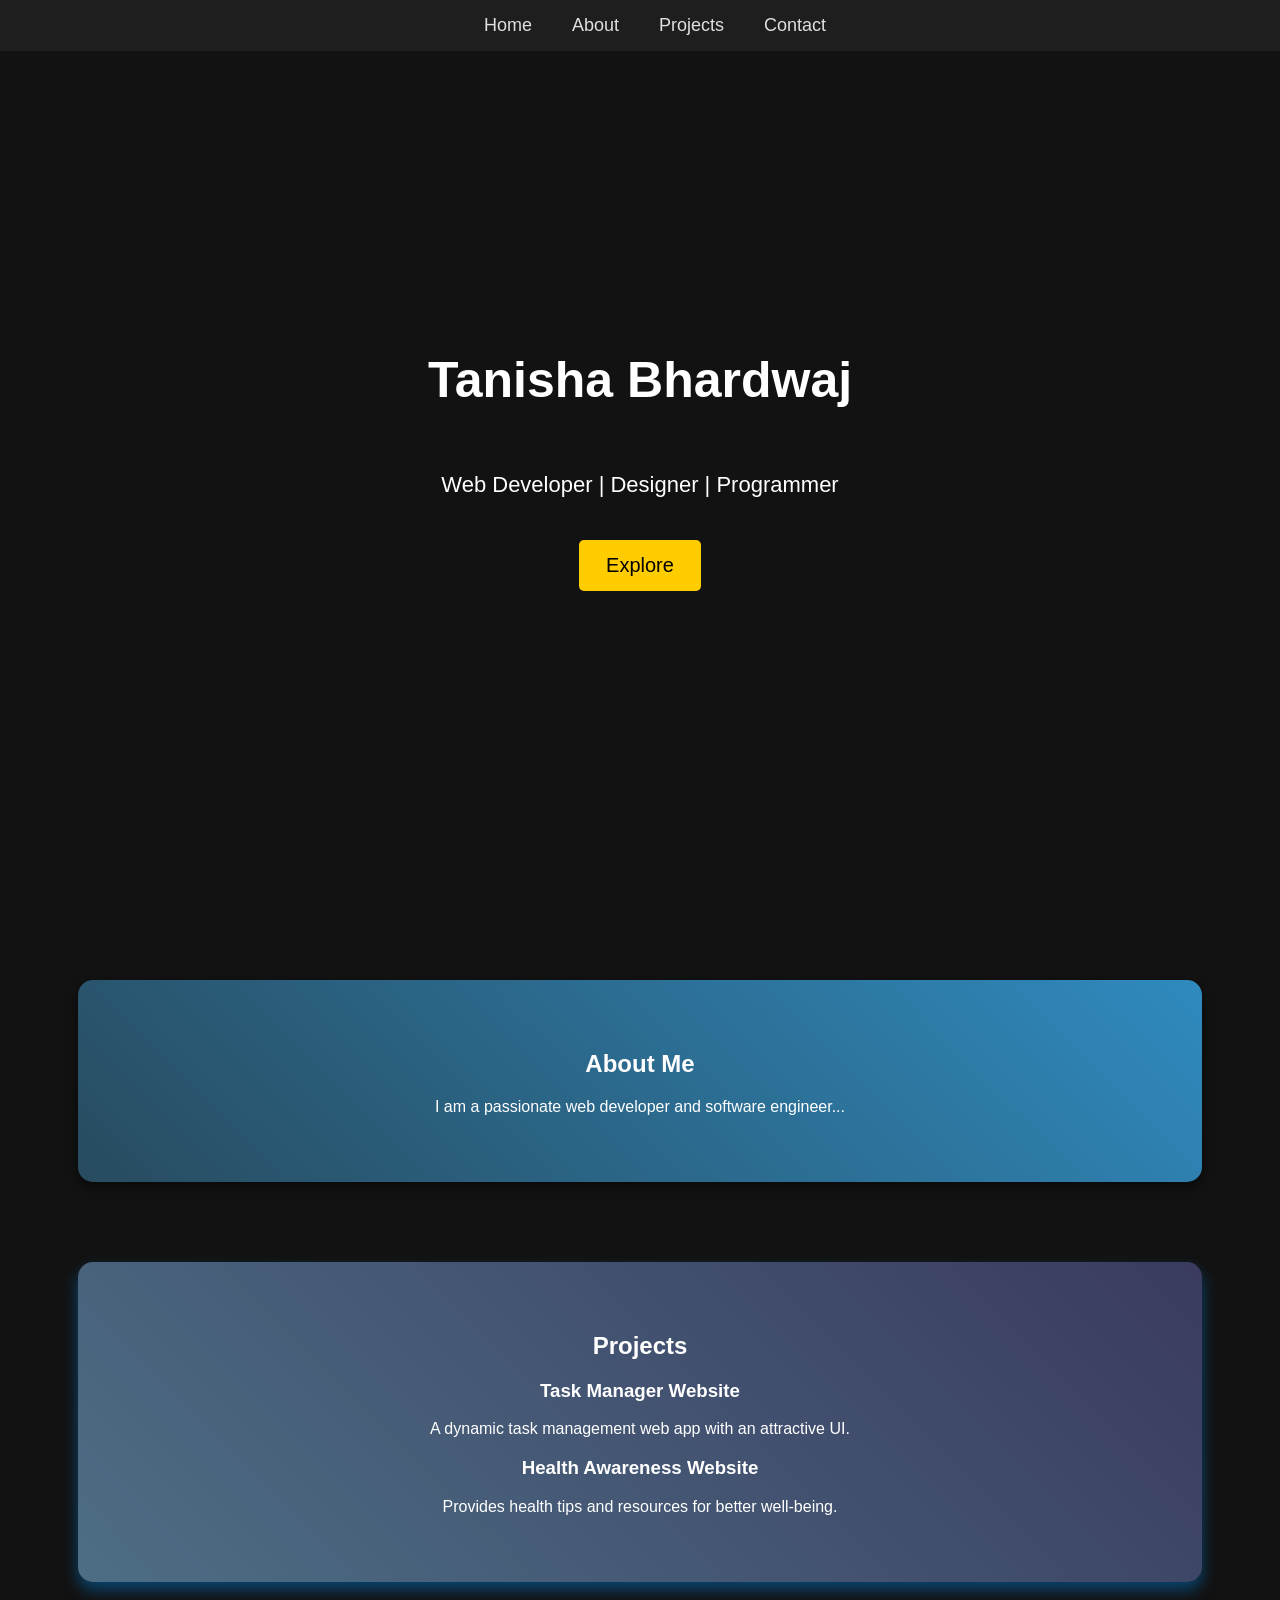
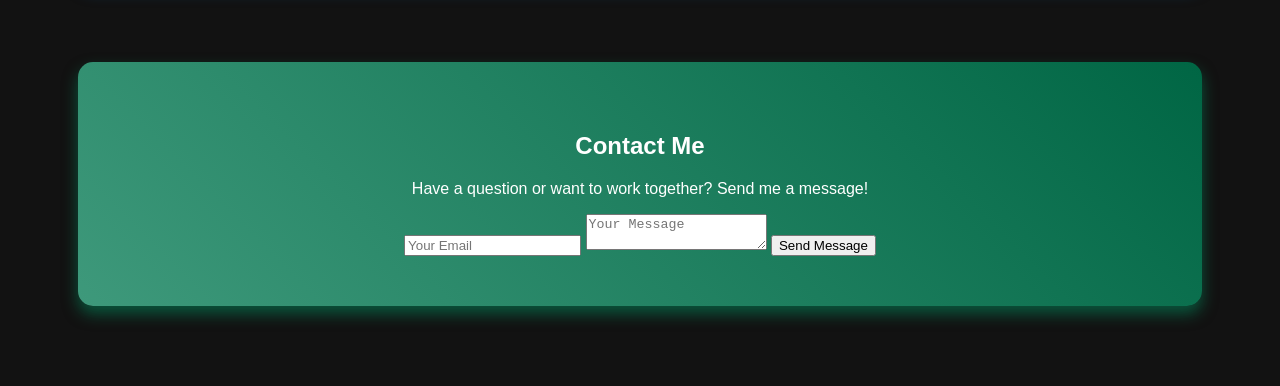
<file: index.html>
<!DOCTYPE html>
<html lang="en">
<head>
    <meta charset="UTF-8">
    <meta name="viewport" content="width=device-width, initial-scale=1.0">
    <title>Tanisha Bhardwaj | Portfolio</title>
    <link rel="stylesheet" href="style.css">
</head>
<body>

    <!-- Navigation -->
    <nav>
        <a href="#home">Home</a>
        <a href="#about">About</a>
        <a href="#projects">Projects</a>
        <a href="#contact">Contact</a>
    </nav>

    <!-- Home Section -->
    <section id="home" class="home">
        <h1 class="fade-in">Tanisha Bhardwaj</h1>
        <p class="slide-in">Web Developer | Designer | Programmer</p>
        <a href="#about" class="btn flip-btn">Explore</a>
    </section>

    <!-- About Section -->
    <section id="about" class="content fade-in">
        <h2>About Me</h2>
        <p>I am a passionate web developer and software engineer...</p>
    </section>

    <!-- Projects Section -->
    <section id="projects" class="content fade-in">
        <h2>Projects</h2>
        <div class="project slide-in">
            <h3>Task Manager Website</h3>
            <p>A dynamic task management web app with an attractive UI.</p>
        </div>
        <div class="project slide-in">
            <h3>Health Awareness Website</h3>
            <p>Provides health tips and resources for better well-being.</p>
        </div>
    </section>

    <!-- Contact Section -->
   
    <section id="contact" class="content">
        <h2>Contact Me</h2>
        <p>Have a question or want to work together? Send me a message!</p>
        <form class="contact-form">
            <input type="email" placeholder="Your Email" required>
            <textarea placeholder="Your Message" required></textarea>
            <button type="submit">Send Message</button>
        </form>
    </section>
    
    <script>
        // Button Flip Effect
        document.querySelectorAll('.flip-btn').forEach(button => {
            button.addEventListener('click', function() {
                this.classList.toggle('flipped');
            });
        });
    </script>

</body>
</html>
</file>
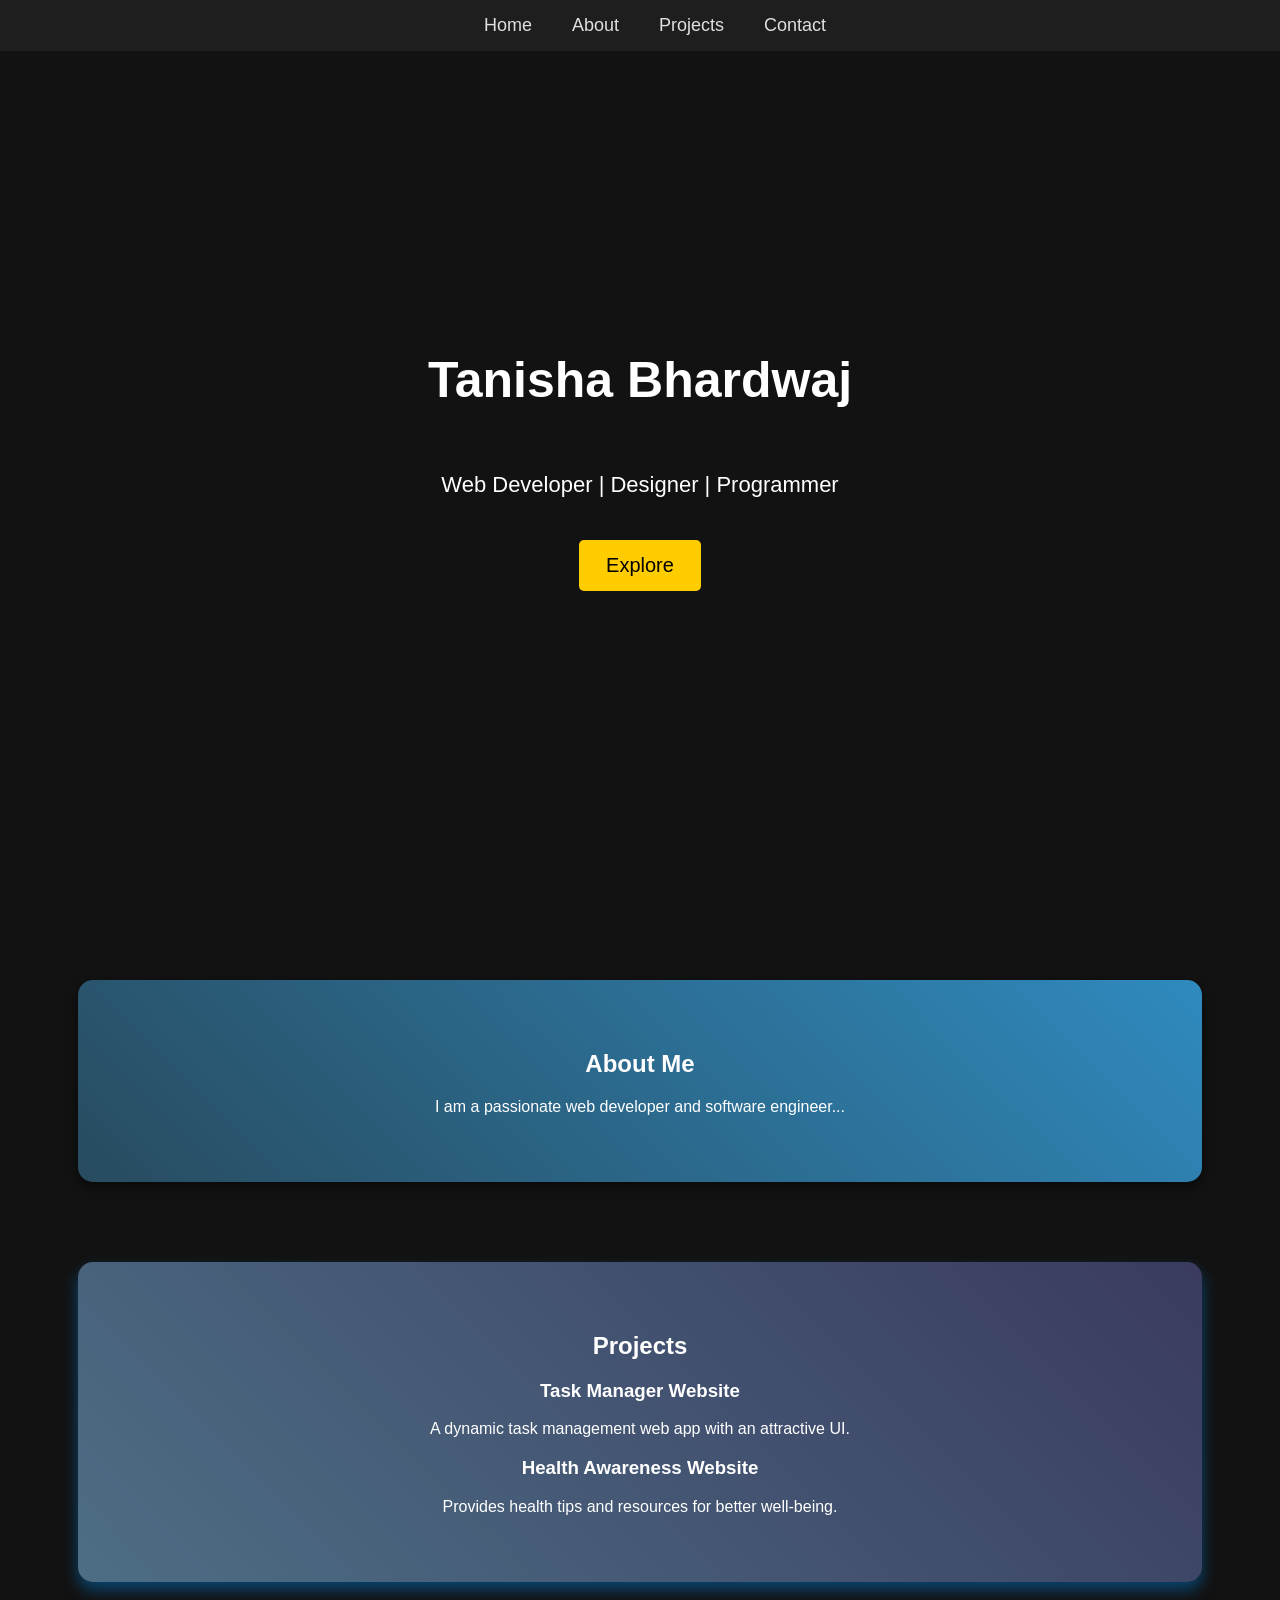
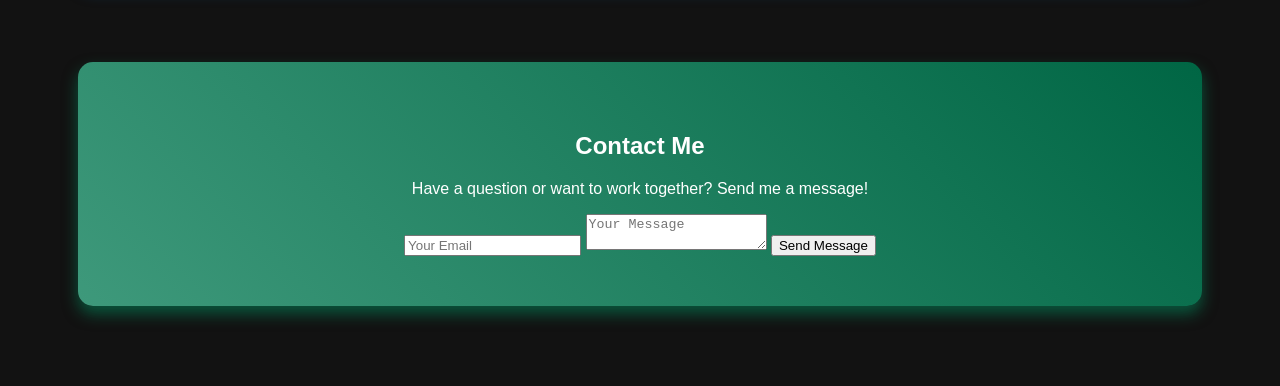
<file: filr.html>
<!DOCTYPE html>
<html lang="en">
<head>
    <meta charset="UTF-8">
    <meta name="viewport" content="width=device-width, initial-scale=1.0">
    <title>Tanisha Bhardwaj | Portfolio</title>
    <link rel="stylesheet" href="file.css">
</head>
<body>

    <!-- Navigation -->
    <nav>
        <a href="#home">Home</a>
        <a href="#about">About</a>
        <a href="#projects">Projects</a>
        <a href="#contact">Contact</a>
    </nav>

    <!-- Home Section -->
    <section id="home" class="home">
        <h1 class="fade-in">Tanisha Bhardwaj</h1>
        <p class="slide-in">Web Developer | Designer | Programmer</p>
        <a href="#about" class="btn flip-btn">Explore</a>
    </section>

    <!-- About Section -->
    <section id="about" class="content fade-in">
        <h2>About Me</h2>
        <p>I am a passionate web developer and software engineer...</p>
    </section>

    <!-- Projects Section -->
    <section id="projects" class="content fade-in">
        <h2>Projects</h2>
        <div class="project slide-in">
            <h3>Task Manager Website</h3>
            <p>A dynamic task management web app with an attractive UI.</p>
        </div>
        <div class="project slide-in">
            <h3>Health Awareness Website</h3>
            <p>Provides health tips and resources for better well-being.</p>
        </div>
    </section>

    <!-- Contact Section -->
   
    <section id="contact" class="content">
        <h2>Contact Me</h2>
        <p>Have a question or want to work together? Send me a message!</p>
        <form class="contact-form">
            <input type="email" placeholder="Your Email" required>
            <textarea placeholder="Your Message" required></textarea>
            <button type="submit">Send Message</button>
        </form>
    </section>
    
    <script>
        // Button Flip Effect
        document.querySelectorAll('.flip-btn').forEach(button => {
            button.addEventListener('click', function() {
                this.classList.toggle('flipped');
            });
        });
    </script>

</body>
</html>
</file>
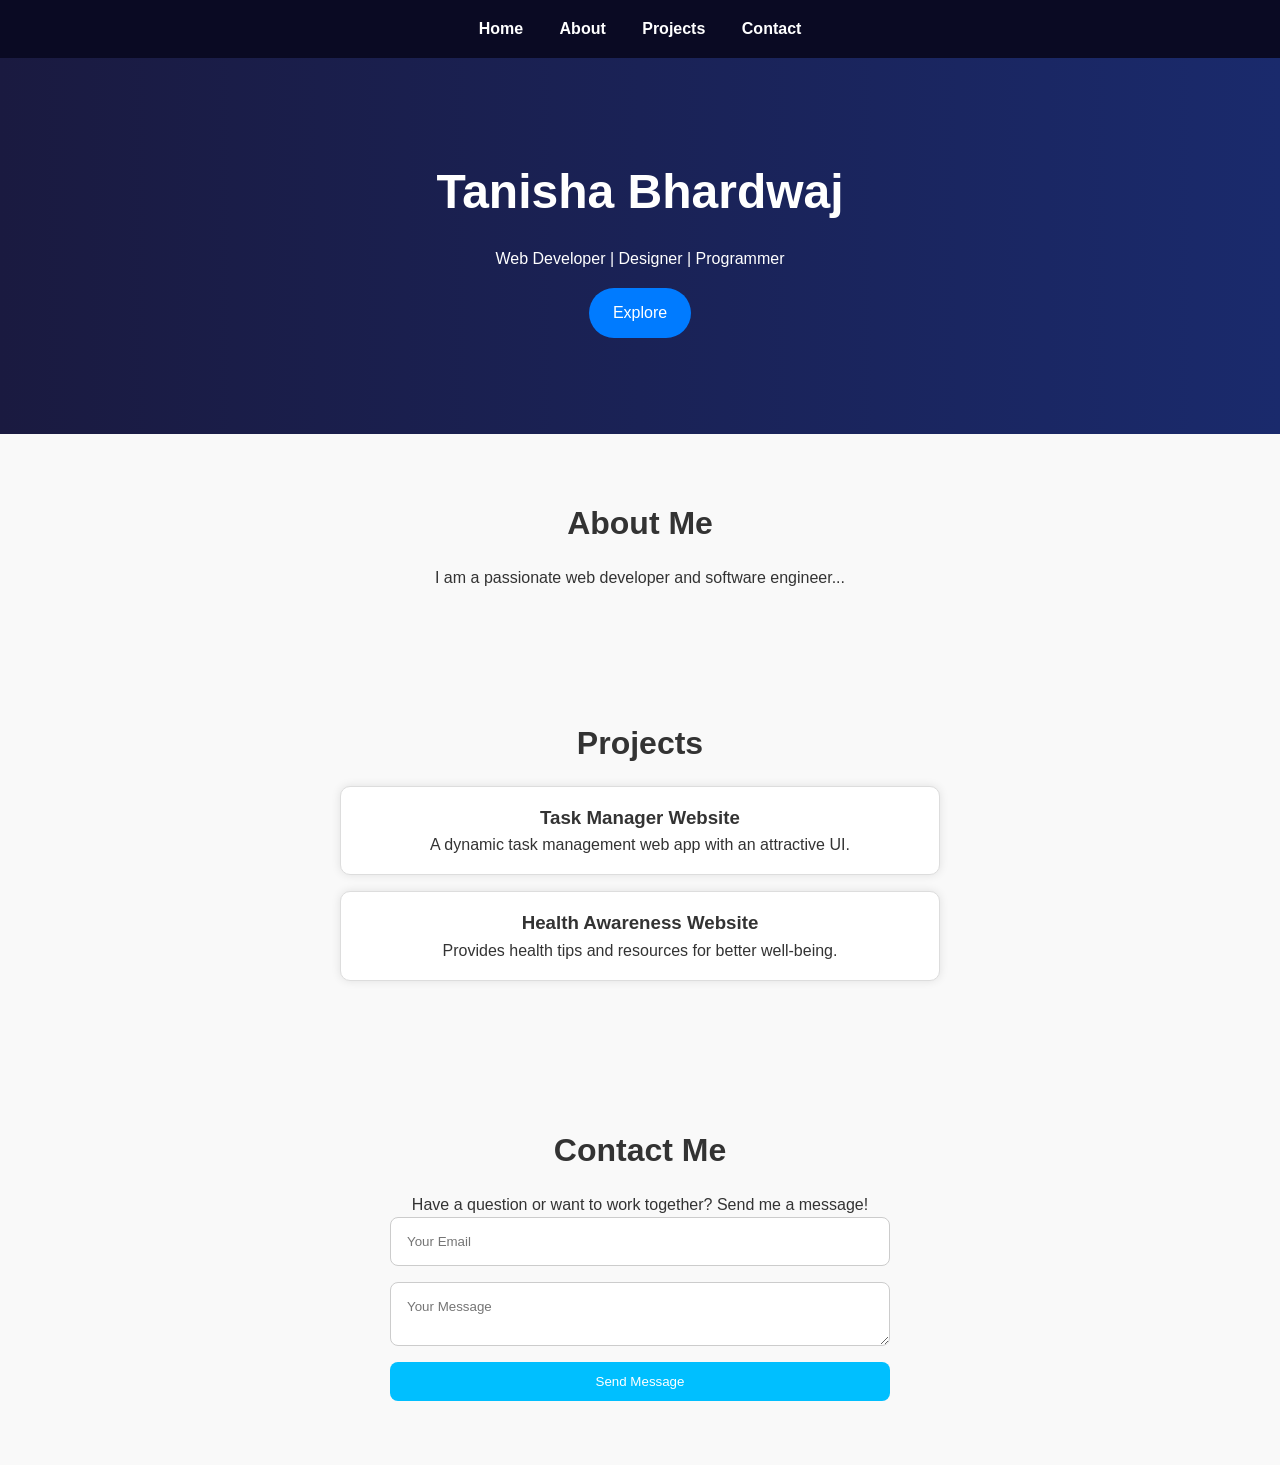
<file: portfolio.html>
<!DOCTYPE html>
<html lang="en">
<head>
  <meta charset="UTF-8" />
  <meta name="viewport" content="width=device-width, initial-scale=1.0" />
  <title>Tanisha Bhardwaj | Portfolio</title>
  <style>
    /* Reset & base styles */
    * {
      margin: 0;
      padding: 0;
      box-sizing: border-box;
      font-family: 'Segoe UI', Tahoma, Geneva, Verdana, sans-serif;
    }

    body {
      line-height: 1.6;
      background-color: #fff;
      color: #333;
    }

    nav {
      background: #0a0a23;
      padding: 1rem;
      text-align: center;
      position: sticky;
      top: 0;
      z-index: 1000;
    }

    nav a {
      color: white;
      text-decoration: none;
      margin: 0 1rem;
      font-weight: bold;
      transition: color 0.3s;
    }

    nav a:hover {
      color: #00bfff;
    }

    section {
      padding: 4rem 2rem;
      text-align: center;
    }

    .home {
      background: linear-gradient(to right, #1a1a40, #1a2a6c);
      color: white;
      padding: 6rem 2rem;
    }

    .content {
      background-color: #f9f9f9;
    }

    h1 {
      font-size: 3rem;
      margin-bottom: 1rem;
    }

    h2 {
      font-size: 2rem;
      margin-bottom: 1rem;
    }

    .btn {
      display: inline-block;
      padding: 0.75rem 1.5rem;
      margin-top: 1rem;
      background-color: #007bff;
      color: white;
      text-decoration: none;
      border-radius: 30px;
      transition: transform 0.3s ease;
    }

    .btn:hover {
      transform: scale(1.05);
    }

    .flip-btn.flipped {
      transform: rotateY(180deg);
    }

    .project {
      background: #fff;
      border: 1px solid #ddd;
      border-radius: 10px;
      margin: 1rem auto;
      padding: 1rem;
      max-width: 600px;
      box-shadow: 0 0 10px rgba(0,0,0,0.1);
    }

    .contact-form {
      max-width: 500px;
      margin: auto;
      display: flex;
      flex-direction: column;
      gap: 1rem;
    }

    .contact-form input,
    .contact-form textarea {
      padding: 1rem;
      border-radius: 8px;
      border: 1px solid #ccc;
    }

    .contact-form button {
      padding: 0.75rem;
      border: none;
      background: #00bfff;
      color: white;
      border-radius: 8px;
      cursor: pointer;
    }

    .contact-form button:hover {
      background: #007acc;
    }

    /* Animations */
    .fade-in {
      animation: fadeIn 1s ease-in;
    }

    .slide-in {
      animation: slideIn 1s ease-out;
    }

    @keyframes fadeIn {
      from { opacity: 0; }
      to { opacity: 1; }
    }

    @keyframes slideIn {
      from { transform: translateY(20px); opacity: 0; }
      to { transform: translateY(0); opacity: 1; }
    }
  </style>
</head>
<body>

  <!-- Navigation -->
  <nav>
    <a href="#home">Home</a>
    <a href="#about">About</a>
    <a href="#projects">Projects</a>
    <a href="#contact">Contact</a>
  </nav>

  <!-- Home Section -->
  <section id="home" class="home">
    <h1 class="fade-in">Tanisha Bhardwaj</h1>
    <p class="slide-in">Web Developer | Designer | Programmer</p>
    <a href="#about" class="btn flip-btn">Explore</a>
  </section>

  <!-- About Section -->
  <section id="about" class="content fade-in">
    <h2>About Me</h2>
    <p>I am a passionate web developer and software engineer...</p>
  </section>

  <!-- Projects Section -->
  <section id="projects" class="content fade-in">
    <h2>Projects</h2>
    <div class="project slide-in">
      <h3>Task Manager Website</h3>
      <p>A dynamic task management web app with an attractive UI.</p>
    </div>
    <div class="project slide-in">
      <h3>Health Awareness Website</h3>
      <p>Provides health tips and resources for better well-being.</p>
    </div>
  </section>

  <!-- Contact Section -->
  <section id="contact" class="content">
    <h2>Contact Me</h2>
    <p>Have a question or want to work together? Send me a message!</p>
    <form class="contact-form">
      <input type="email" placeholder="Your Email" required>
      <textarea placeholder="Your Message" required></textarea>
      <button type="submit">Send Message</button>
    </form>
  </section>

  <!-- JavaScript -->
  <script>
    // Button Flip Effect
    document.querySelectorAll('.flip-btn').forEach(button => {
      button.addEventListener('click', function () {
        this.classList.toggle('flipped');
      });
    });
  </script>

</body>
</html>
</file>
<file: style.css>
/* General Styles */
body {
    font-family: 'Arial', sans-serif;
    margin: 0;
    padding: 0;
    background: #121212;
    color: #e0e0e0;
    text-align: center;
    animation: backgroundAnimation 6s infinite alternate;
}

/* Background Animation */
@keyframes backgroundAnimation {
    0% { background: linear-gradient(45deg, #323507, #176861, #263c58); }
    100% { background: linear-gradient(45deg, #3c2d4b, #493f13, #081f49); }
}

/* Navigation */
nav {
    display: flex;
    justify-content: center;
    background: #1e1e1e;
    padding: 15px;
    position: fixed;
    width: 100%;
    top: 0;
    z-index: 1000;
}
nav a {
    color: #e0e0e0;
    text-decoration: none;
    margin: 0 20px;
    font-size: 18px;
    transition: 0.3s ease-in-out;
}
nav a:hover {
    color: #ffcc00;
    font-weight: bold;
}

/* Home Section */
.home {
    height: 100vh;
    display: flex;
    flex-direction: column;
    align-items: center;
    justify-content: center;
    color: white;
    animation: fadeIn 2s ease-in-out;
}
.home h1 {
    font-size: 50px;
}
.home p {
    font-size: 22px;
}

/* Buttons */
.btn {
    display: inline-block;
    margin-top: 20px;
    padding: 12px 25px;
    font-size: 20px;
    background: #ffcc00;
    color: black;
    text-decoration: none;
    border-radius: 5px;
    transition: 0.4s;
    border: 2px solid transparent;
}
.btn:hover {
    background: #ff9900;
    border: 2px solid white;
    color: white;
}

/* Sections with Colors & Hover Effects */
.content {
    padding: 50px;
    border-radius: 15px;
    box-shadow: 0px 4px 10px rgba(0, 0, 0, 0.5);
    margin: 80px auto;
    max-width: 80%;
    transition: all 0.4s ease-in-out;
    position: relative;
}

/* About Section */
#about {
    background: linear-gradient(45deg, #284b5f, #2f8abe);
    color: white;
    transition: 0.4s;
    box-shadow:  rgb(0, 0, 128);;
}
#about:hover {
    box-shadow: 0px 8px 20px rgb(206, 172, 61);
    transform: scale(1.02);
}

/* Projects Section */
#projects {
    background: linear-gradient(45deg, #4d6e85, #3a3b5f);
    color: white;
    transition: 0.4s;
    box-shadow: 0px 8px 15px rgba(0, 119, 204, 0.5);
}
#projects:hover {
    box-shadow: 0px 8px 20px rgb(219, 210, 74);
    transform: scale(1.02);
}

/* Contact Section */
#contact {
    background: linear-gradient(45deg, #3e997b, #006644);
    color: white;
    transition: 0.4s;
    box-shadow: 0px 8px 15px rgba(0, 153, 102, 0.5);
}
#contact:hover {
    box-shadow: 0px 8px 20px rgb(223, 188, 74);
    transform: scale(1.02);
}

/* Responsive Design */
@media (max-width: 768px) {
    nav {
        flex-direction: column;
        padding: 10px;
    }
    .content {
        max-width: 90%;
    }
    .btn {
        font-size: 16px;
        padding: 10px 20px;
    }
}

/* Animations */
@keyframes fadeIn {
    from { opacity: 0; }
    to { opacity: 1; }
}
</file>
<file: file.css>
body {
    font-family: 'Arial', sans-serif;
    margin: 0;
    padding: 0;
    background: #121212;
    color: #e0e0e0;
    text-align: center;
    animation: backgroundAnimation 6s infinite alternate;
}

/* Background Animation */
@keyframes backgroundAnimation {
    0% { background: linear-gradient(45deg, #323507, #176861, #263c58); }
    100% { background: linear-gradient(45deg, #3c2d4b, #493f13, #081f49); }
}

/* Navigation */
nav {
    display: flex;
    justify-content: center;
    background: #1e1e1e;
    padding: 15px;
    position: fixed;
    width: 100%;
    top: 0;
    z-index: 1000;
}
nav a {
    color: #e0e0e0;
    text-decoration: none;
    margin: 0 20px;
    font-size: 18px;
    transition: 0.3s ease-in-out;
}
nav a:hover {
    color: #ffcc00;
    font-weight: bold;
}

/* Home Section */
.home {
    height: 100vh;
    display: flex;
    flex-direction: column;
    align-items: center;
    justify-content: center;
    color: white;
    animation: fadeIn 2s ease-in-out;
}
.home h1 {
    font-size: 50px;
}
.home p {
    font-size: 22px;
}

/* Buttons */
.btn {
    display: inline-block;
    margin-top: 20px;
    padding: 12px 25px;
    font-size: 20px;
    background: #ffcc00;
    color: black;
    text-decoration: none;
    border-radius: 5px;
    transition: 0.4s;
    border: 2px solid transparent;
}
.btn:hover {
    background: #ff9900;
    border: 2px solid white;
    color: white;
}

/* Sections with Colors & Hover Effects */
.content {
    padding: 50px;
    border-radius: 15px;
    box-shadow: 0px 4px 10px rgba(0, 0, 0, 0.5);
    margin: 80px auto;
    max-width: 80%;
    transition: all 0.4s ease-in-out;
    position: relative;
}

/* About Section */
#about {
    background: linear-gradient(45deg, #284b5f, #2f8abe);
    color: white;
    transition: 0.4s;
    box-shadow:  rgb(0, 0, 128);;
}
#about:hover {
    box-shadow: 0px 8px 20px rgb(206, 172, 61);
    transform: scale(1.02);
}

/* Projects Section */
#projects {
    background: linear-gradient(45deg, #4d6e85, #3a3b5f);
    color: white;
    transition: 0.4s;
    box-shadow: 0px 8px 15px rgba(0, 119, 204, 0.5);
}
#projects:hover {
    box-shadow: 0px 8px 20px rgb(219, 210, 74);
    transform: scale(1.02);
}

/* Contact Section */
#contact {
    background: linear-gradient(45deg, #3e997b, #006644);
    color: white;
    transition: 0.4s;
    box-shadow: 0px 8px 15px rgba(0, 153, 102, 0.5);
}
#contact:hover {
    box-shadow: 0px 8px 20px rgb(223, 188, 74);
    transform: scale(1.02);
}

/* Responsive Design */
@media (max-width: 768px) {
    nav {
        flex-direction: column;
        padding: 10px;
    }
    .content {
        max-width: 90%;
    }
    .btn {
        font-size: 16px;
        padding: 10px 20px;
    }
}

/* Animations */
@keyframes fadeIn {
    from { opacity: 0; }
    to { opacity: 1; }
}
</file>
